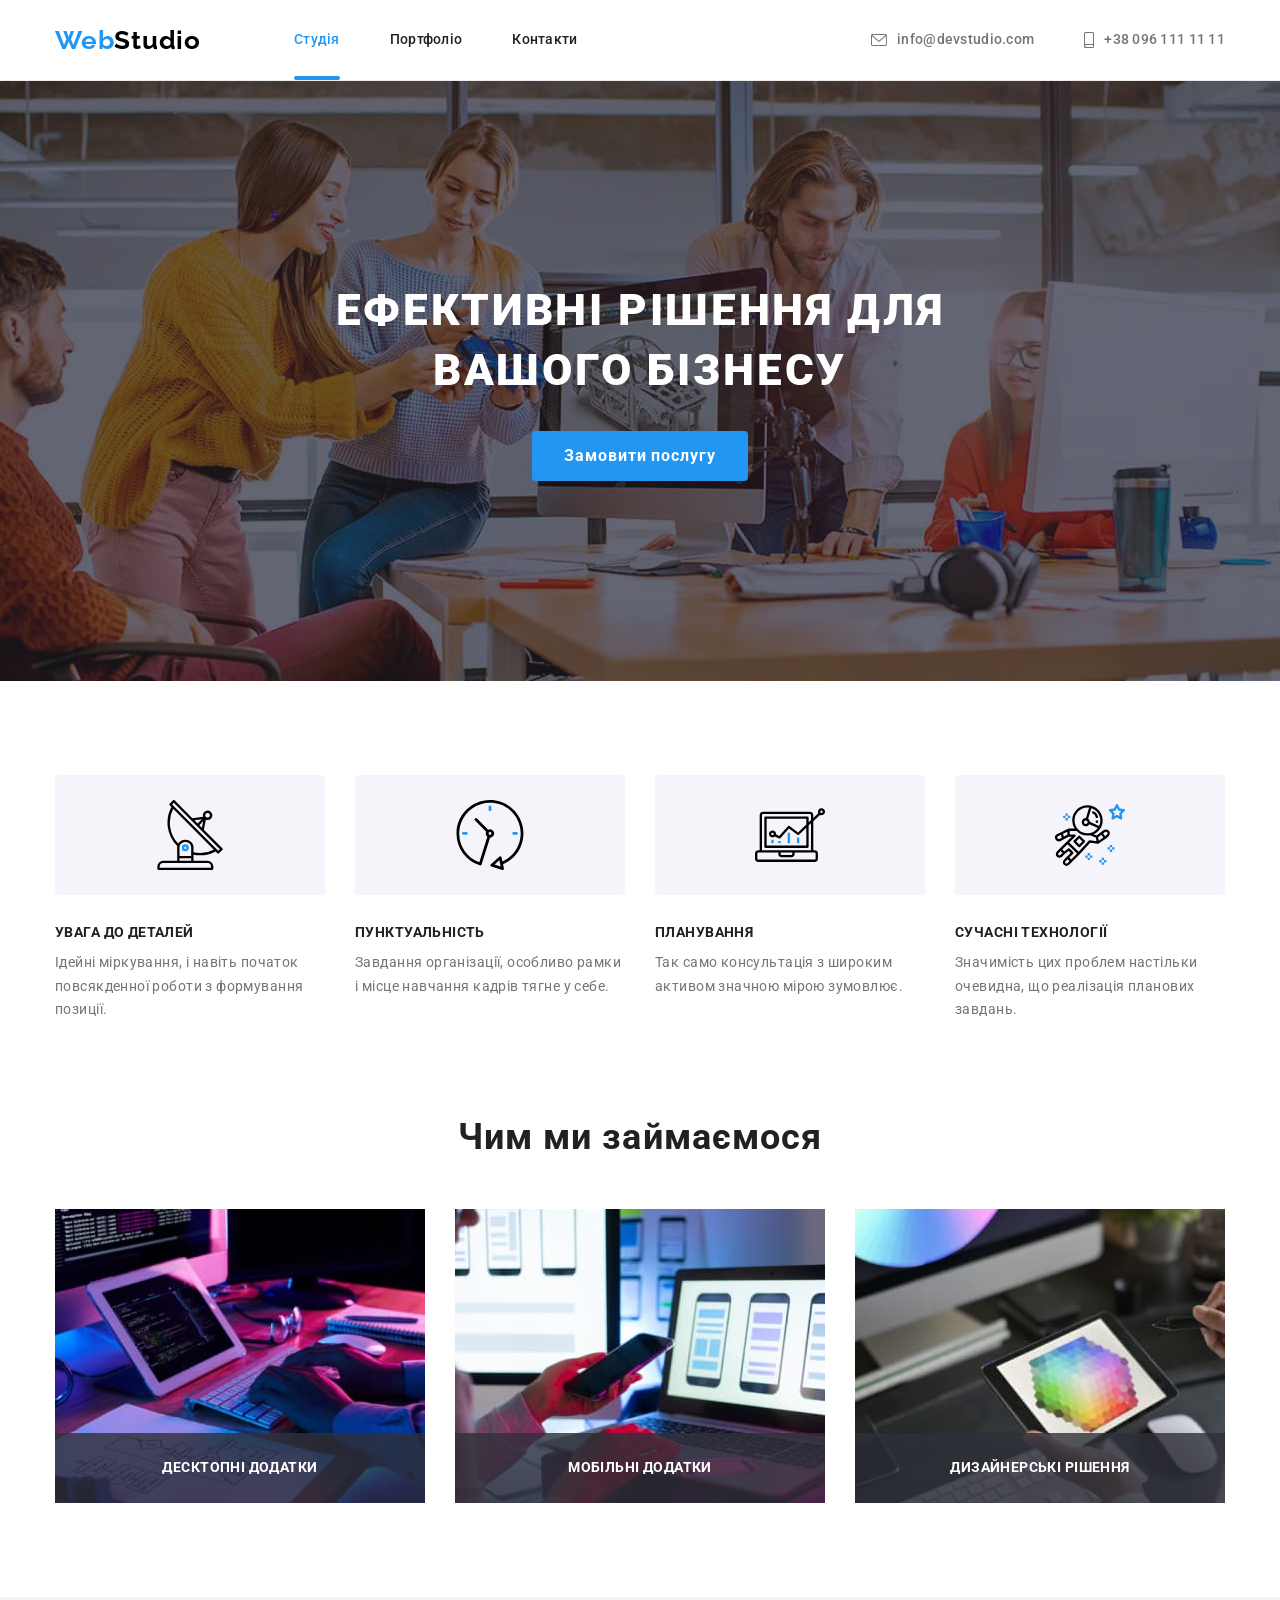
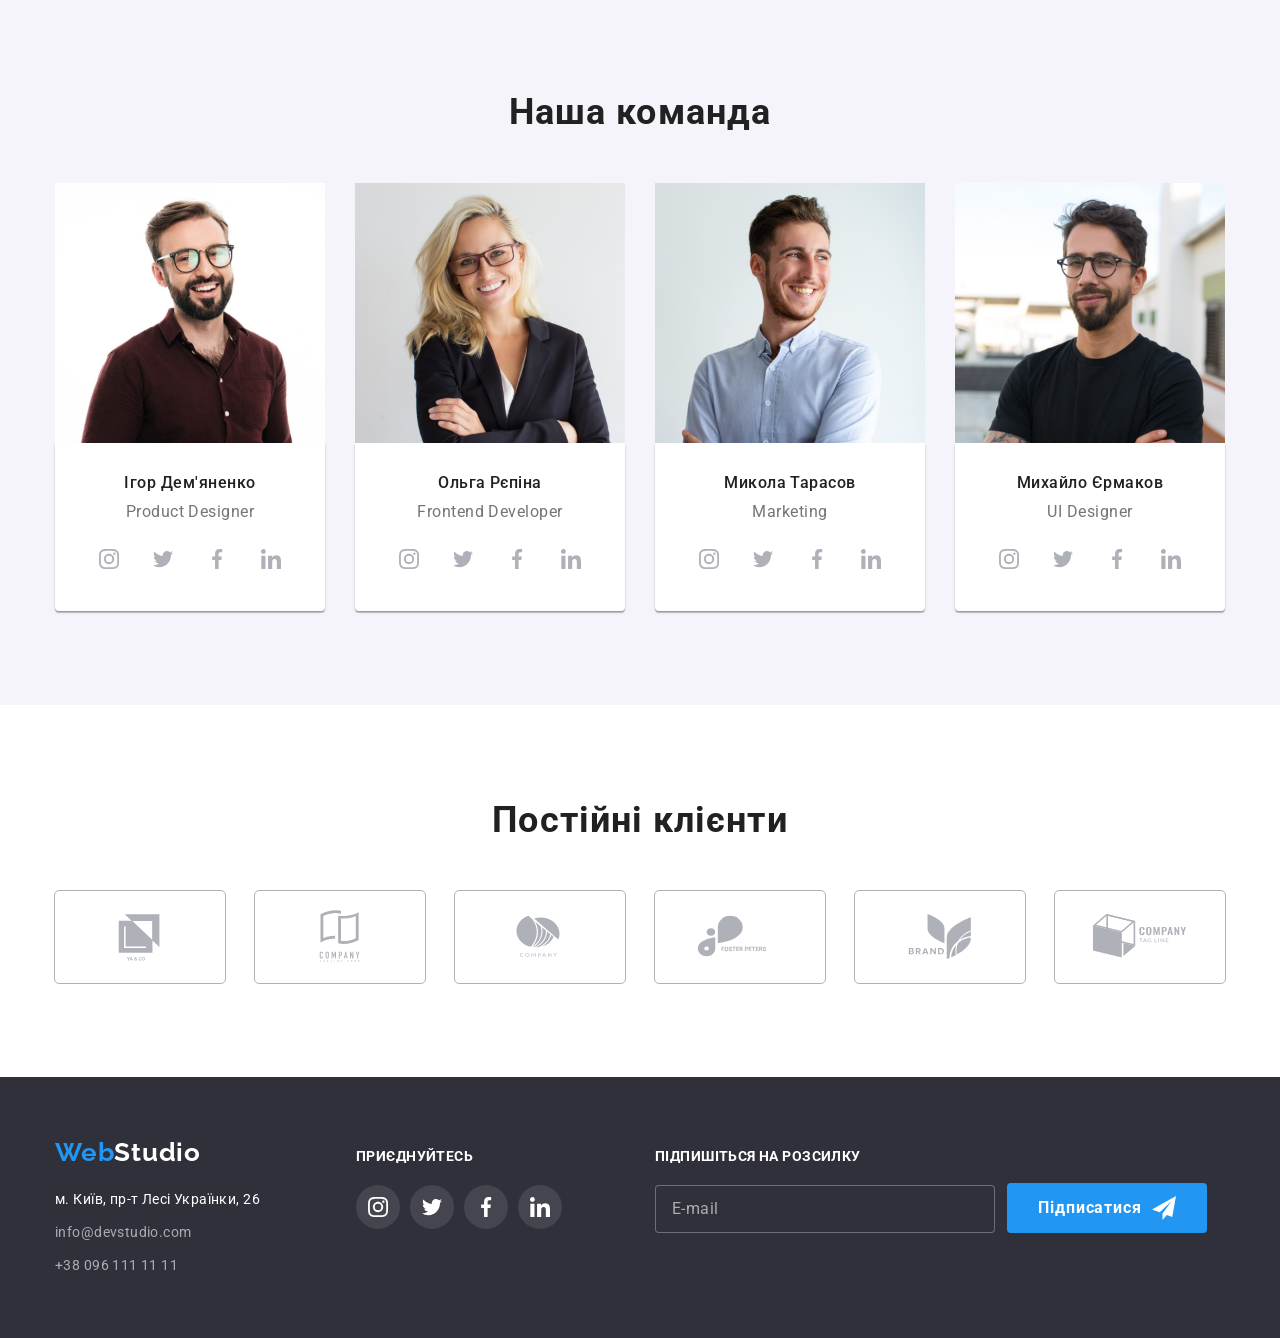
<file: index.html>
<!DOCTYPE html>
<html lang="uk">
  <head>
    <meta charset="UTF-8" />
    <meta http-equiv="X-UA-Compatible" content="IE=edge" />
    <meta name="viewport" content="width=device-width, initial-scale=1.0" />
    <title>Студія</title>
    <link rel="preconnect" href="https://fonts.googleapis.com" />
    <link rel="preconnect" href="https://fonts.gstatic.com" crossorigin />
    <link
      href="https://fonts.googleapis.com/css2?family=Raleway:wght@700&family=Roboto:wght@400;500;700;900&display=swap"
      rel="stylesheet"
    />
    <link
      rel="stylesheet"
      href="https://cdnjs.cloudflare.com/ajax/libs/modern-normalize/1.1.0/modern-normalize.css"
      integrity="sha512-Y0MM+V6ymRKN2zStTqzQ227DWhhp4Mzdo6gnlRnuaNCbc+YN/ZH0sBCLTM4M0oSy9c9VKiCvd4Jk44aCLrNS5Q=="
      crossorigin="anonymous"
      referrerpolicy="no-referrer"
    />
    <link rel="stylesheet" href="./css/styles.css" />
  </head>
  <body>
    <header class="header">
      <div class="container header-container">
        <nav class="site-nav">
          <a href="./index.html" class="logo header-logo"
            ><span class="logo-web">Web</span>Studio</a
          >
          <ul class="header-list">
            <li><a href="./index.html" class="link-nav current">Студія</a></li>
            <li><a href="./portfolio.html" class="link-nav">Портфоліо</a></li>
            <li><a href="#" class="link-nav">Контакти</a></li>
          </ul>
        </nav>
        <ul class="header-contacts">
          <li>
            <a href="mailto:info@devstudio.com" class="link-auth">
              <svg class="header-icon" width="16" height="12">
                <use href="./images/symbol-defs.svg#envelope"></use>
              </svg>
              info@devstudio.com</a
            >
          </li>
          <li>
            <a href="tel:+380961111111" class="link-auth">
              <svg class="header-icon" width="10" height="16">
                <use href="./images/symbol-defs.svg#smartphone"></use>
              </svg>
              +38 096 111 11 11</a
            >
          </li>
        </ul>
      </div>
    </header>
    <main>
      <section class="hero-section">
        <div class="container">
          <h1 class="hero-title">Ефективні рішення для вашого бізнесу</h1>
          <button type="button" data-modal-open>Замовити послугу</button>
        </div>
      </section>
      <section class="benefits-section section">
        <div class="container">
          <h2 class="visually-hidden">Наші переваги</h2>
          <ul class="benefits-list">
            <li>
              <div class="benefits-icon-background">
                <svg class="benefits-icon" width="70" height="70">
                  <use href="./images/symbol-defs.svg#antenna"></use>
                </svg>
              </div>
              <h3 class="benefits">увага до деталей</h3>
              <p class="benefits-text">
                Ідейні міркування, і навіть початок повсякденної роботи з
                формування позиції.
              </p>
            </li>
            <li>
              <div class="benefits-icon-background">
                <svg class="benefits-icon" width="70" height="70">
                  <use href="./images/symbol-defs.svg#clock"></use>
                </svg>
              </div>
              <h3 class="benefits">пунктуальність</h3>
              <p class="benefits-text">
                Завдання організації, особливо рамки і місце навчання кадрів
                тягне у себе.
              </p>
            </li>
            <li>
              <div class="benefits-icon-background">
                <svg class="benefits-icon" width="70" height="70">
                  <use href="./images/symbol-defs.svg#diagram"></use>
                </svg>
              </div>
              <h3 class="benefits">планування</h3>
              <p class="benefits-text">
                Так само консультація з широким активом значною мірою зумовлює.
              </p>
            </li>
            <li>
              <div class="benefits-icon-background">
                <svg class="benefits-icon" width="70" height="70">
                  <use href="./images/symbol-defs.svg#astronaut"></use>
                </svg>
              </div>
              <h3 class="benefits">сучасні технології</h3>
              <p class="benefits-text">
                Значимість цих проблем настільки очевидна, що реалізація
                планових завдань.
              </p>
            </li>
          </ul>
        </div>
      </section>
      <section class="service-section section">
        <div class="container">
          <h2 class="servise-title">Чим ми займаємося</h2>
          <ul class="service-list">
            <li>
              <div class="service">
                <img
                  src="./images/box1.jpg"
                  alt="десктопні додатки"
                  width="370"
                  height="294"
                />
                <p class="service-text">десктопні додатки</p>
              </div>
            </li>
            <li>
              <div class="service">
                <img
                  src="./images/box2.jpg"
                  alt="мобільні додатки"
                  width="370"
                  height="294"
                />
                <div class="service-text">
                  <p>мобільні додатки</p>
                </div>
              </div>
            </li>
            <li>
              <div class="service">
                <img
                  src="./images/box3.jpg"
                  alt="дизайнерські рішення"
                  width="370"
                  height="294"
                />
                <p class="service-text">дизайнерські рішення</p>
              </div>
            </li>
          </ul>
        </div>
      </section>
      <section class="team-section section">
        <div class="container">
          <h2 class="team-title">Наша команда</h2>
          <ul class="card-set">
            <li class="team-background card-set-item">
              <img
                src="./images/ihor.jpg"
                alt="Ігор Дем'яненко"
                width="270"
                height="260"
                class="team-photo"
              />
              <div class="team-wrapper">
                <h3 class="team">Ігор Дем'яненко</h3>
                <p class="team-profession">Product Designer</p>
                <ul class="socials">
                  <li>
                    <a
                      class="socials-link"
                      href="https://www.instagram.com/"
                      target="_blank"
                      rel="noopener noreferrer nofollow"
                      aria-label="іконка instagram"
                    >
                      <svg class="socials-icon" width="20" height="20">
                        <use href="./images/symbol-defs.svg#instagram"></use>
                      </svg>
                    </a>
                  </li>
                  <li>
                    <a
                      class="socials-link"
                      href="https://twitter.com/"
                      target="_blank"
                      rel="noopener noreferrer nofollow"
                      aria-label="іконка twitter"
                    >
                      <svg class="socials-icon" width="20" height="20">
                        <use href="./images/symbol-defs.svg#twitter"></use>
                      </svg>
                    </a>
                  </li>
                  <li>
                    <a
                      class="socials-link"
                      href="https://www.facebook.com/"
                      target="_blank"
                      rel="noopener noreferrer nofollow"
                      aria-label="іконка facebook"
                    >
                      <svg class="socials-icon" width="20" height="20">
                        <use href="./images/symbol-defs.svg#facebook"></use>
                      </svg>
                    </a>
                  </li>
                  <li>
                    <a
                      class="socials-link"
                      href="https://www.linkedin.com/"
                      target="_blank"
                      rel="noopener noreferrer nofollow"
                      aria-label="іконка linkedin"
                    >
                      <svg class="socials-icon" width="20" height="20">
                        <use href="./images/symbol-defs.svg#linkedin"></use>
                      </svg>
                    </a>
                  </li>
                </ul>
              </div>
            </li>
            <li class="team-background card-set-item">
              <img
                src="./images/olga.jpg"
                alt="Ольга Рєпіна"
                width="270"
                height="260"
                class="team-photo"
              />
              <div class="team-wrapper">
                <h3 class="team">Ольга Рєпіна</h3>
                <p class="team-profession">Frontend Developer</p>
                <ul class="socials">
                  <li>
                    <a
                      class="socials-link"
                      href="https://www.instagram.com/"
                      target="_blank"
                      rel="noopener noreferrer nofollow"
                      aria-label="іконка instagram"
                    >
                      <svg class="socials-icon" width="20" height="20">
                        <use href="./images/symbol-defs.svg#instagram"></use>
                      </svg>
                    </a>
                  </li>
                  <li>
                    <a
                      class="socials-link"
                      href="https://twitter.com/"
                      target="_blank"
                      rel="noopener noreferrer nofollow"
                      aria-label="іконка twitter"
                    >
                      <svg class="socials-icon" width="20" height="20">
                        <use href="./images/symbol-defs.svg#twitter"></use>
                      </svg>
                    </a>
                  </li>
                  <li>
                    <a
                      class="socials-link"
                      href="https://www.facebook.com/"
                      target="_blank"
                      rel="noopener noreferrer nofollow"
                      aria-label="іконка facebook"
                    >
                      <svg class="socials-icon" width="20" height="20">
                        <use href="./images/symbol-defs.svg#facebook"></use>
                      </svg>
                    </a>
                  </li>
                  <li>
                    <a
                      class="socials-link"
                      href="https://www.linkedin.com/"
                      target="_blank"
                      rel="noopener noreferrer nofollow"
                      aria-label="іконка linkedin"
                    >
                      <svg class="socials-icon" width="20" height="20">
                        <use href="./images/symbol-defs.svg#linkedin"></use>
                      </svg>
                    </a>
                  </li>
                </ul>
              </div>
            </li>
            <li class="team-background card-set-item">
              <img
                src="./images/mykola.jpg"
                alt="Микола Тарасов"
                width="270"
                height="260"
                class="team-photo"
              />
              <div class="team-wrapper">
                <h3 class="team">Микола Тарасов</h3>
                <p class="team-profession">Marketing</p>
                <ul class="socials">
                  <li>
                    <a
                      class="socials-link"
                      href="https://www.instagram.com/"
                      target="_blank"
                      rel="noopener noreferrer nofollow"
                      aria-label="іконка instagram"
                    >
                      <svg class="socials-icon" width="20" height="20">
                        <use href="./images/symbol-defs.svg#instagram"></use>
                      </svg>
                    </a>
                  </li>
                  <li>
                    <a
                      class="socials-link"
                      href="https://twitter.com/"
                      target="_blank"
                      rel="noopener noreferrer nofollow"
                      aria-label="іконка twitter"
                    >
                      <svg class="socials-icon" width="20" height="20">
                        <use href="./images/symbol-defs.svg#twitter"></use>
                      </svg>
                    </a>
                  </li>
                  <li>
                    <a
                      class="socials-link"
                      href="https://www.facebook.com/"
                      target="_blank"
                      rel="noopener noreferrer nofollow"
                      aria-label="іконка facebook"
                    >
                      <svg class="socials-icon" width="20" height="20">
                        <use href="./images/symbol-defs.svg#facebook"></use>
                      </svg>
                    </a>
                  </li>
                  <li>
                    <a
                      class="socials-link"
                      href="https://www.linkedin.com/"
                      target="_blank"
                      rel="noopener noreferrer nofollow"
                      aria-label="іконка linkedin"
                    >
                      <svg class="socials-icon" width="20" height="20">
                        <use href="./images/symbol-defs.svg#linkedin"></use>
                      </svg>
                    </a>
                  </li>
                </ul>
              </div>
            </li>
            <li class="team-background card-set-item">
              <img
                src="./images/myhailo.jpg"
                alt="Михайло Єрмаков"
                width="270"
                height="260"
                class="team-photo"
              />
              <div class="team-wrapper">
                <h3 class="team">Михайло Єрмаков</h3>
                <p class="team-profession">UI Designer</p>
                <ul class="socials">
                  <li>
                    <a
                      class="socials-link"
                      href="https://www.instagram.com/"
                      target="_blank"
                      rel="noopener noreferrer nofollow"
                      aria-label="іконка instagram"
                    >
                      <svg class="socials-icon" width="20" height="20">
                        <use href="./images/symbol-defs.svg#instagram"></use>
                      </svg>
                    </a>
                  </li>
                  <li>
                    <a
                      class="socials-link"
                      href="https://twitter.com/"
                      target="_blank"
                      rel="noopener noreferrer nofollow"
                      aria-label="іконка twitter"
                    >
                      <svg class="socials-icon" width="20" height="20">
                        <use href="./images/symbol-defs.svg#twitter"></use>
                      </svg>
                    </a>
                  </li>
                  <li>
                    <a
                      class="socials-link"
                      href="https://www.facebook.com/"
                      target="_blank"
                      rel="noopener noreferrer nofollow"
                      aria-label="іконка facebook"
                    >
                      <svg class="socials-icon" width="20" height="20">
                        <use href="./images/symbol-defs.svg#facebook"></use>
                      </svg>
                    </a>
                  </li>
                  <li>
                    <a
                      class="socials-link"
                      href="https://www.linkedin.com/"
                      target="_blank"
                      rel="noopener noreferrer nofollow"
                      aria-label="іконка linkedin"
                    >
                      <svg class="socials-icon" width="20" height="20">
                        <use href="./images/symbol-defs.svg#linkedin"></use>
                      </svg>
                    </a>
                  </li>
                </ul>
              </div>
            </li>
          </ul>
        </div>
      </section>
      <section class="clients-section section">
        <div class="container">
          <h2 class="clients-title">Постійні клієнти</h2>
          <ul class="clients">
            <li>
              <a
                class="clients-background"
                href="#"
                target="_blank"
                rel="noopener noreferrer nofollow"
                aria-label="Компанія один"
              >
                <svg class="clients-icon" width="106" height="60">
                  <use href="./images/symbol-defs.svg#logo_one"></use>
                </svg>
              </a>
            </li>
            <li>
              <a
                class="clients-background"
                href="#"
                target="_blank"
                rel="noopener noreferrer nofollow"
                aria-label="Компанія два"
              >
                <svg class="clients-icon" width="106" height="60">
                  <use href="./images/symbol-defs.svg#logo_two"></use>
                </svg>
              </a>
            </li>
            <li>
              <a
                class="clients-background"
                href="#"
                target="_blank"
                rel="noopener noreferrer nofollow"
                aria-label="Компанія три"
              >
                <svg class="clients-icon" width="106" height="60">
                  <use href="./images/symbol-defs.svg#logo_three"></use>
                </svg>
              </a>
            </li>
            <li>
              <a
                class="clients-background"
                href="#"
                target="_blank"
                rel="noopener noreferrer nofollow"
                aria-label="Компанія чотири"
              >
                <svg class="clients-icon" width="106" height="60">
                  <use href="./images/symbol-defs.svg#logo_four"></use>
                </svg>
              </a>
            </li>
            <li>
              <a
                class="clients-background"
                href="#"
                target="_blank"
                rel="noopener noreferrer nofollow"
                aria-label="Компанія п'ять"
              >
                <svg class="clients-icon" width="106" height="60">
                  <use href="./images/symbol-defs.svg#logo_five"></use>
                </svg>
              </a>
            </li>
            <li>
              <a
                class="clients-background"
                href="#"
                target="_blank"
                rel="noopener noreferrer nofollow"
                aria-label="Компанія шість"
              >
                <svg class="clients-icon" width="106" height="60">
                  <use href="./images/symbol-defs.svg#logo_six"></use>
                </svg>
              </a>
            </li>
          </ul>
        </div>
      </section>
    </main>
    <footer>
      <div class="container">
        <div class="footer-row">
          <div class="footer-links">
            <div>
              <a href="./index.html" class="logo footer-logo"
                ><span class="logo-web">Web</span
                ><span class="logo-studio">Studio</span></a
              >
              <address>
                <ul class="footer-list">
                  <li class="footer-item">
                    <a
                      href="https://goo.gl/maps/CPtrU1FHBa2aNyZL9"
                      target="_blank"
                      rel="noopener noreferrer nofollow"
                      class="map"
                      >м. Київ, пр-т Лесі Українки, 26</a
                    >
                  </li>
                  <li class="footer-item">
                    <a href="mailto:info@devstudio.com" class="communication"
                      >info@devstudio.com</a
                    >
                  </li>
                  <li class="footer-item">
                    <a href="tel:+380961111111" class="communication"
                      >+38 096 111 11 11</a
                    >
                  </li>
                </ul>
              </address>
            </div>
            <div>
              <h3 class="footer-block-title">приєднуйтесь</h3>
              <ul class="footer-socials">
                <li>
                  <a
                    class="footer-socials-link"
                    href="https://www.instagram.com/"
                    target="_blank"
                    rel="noopener noreferrer nofollow"
                    aria-label="іконка instagram"
                  >
                    <svg class="socials-icon" width="20" height="20">
                      <use href="./images/symbol-defs.svg#instagram"></use>
                    </svg>
                  </a>
                </li>
                <li>
                  <a
                    class="footer-socials-link"
                    href="https://twitter.com/"
                    target="_blank"
                    rel="noopener noreferrer nofollow"
                    aria-label="іконка twitter"
                  >
                    <svg class="socials-icon" width="20" height="20">
                      <use href="./images/symbol-defs.svg#twitter"></use>
                    </svg>
                  </a>
                </li>
                <li>
                  <a
                    class="footer-socials-link"
                    href="https://www.facebook.com/"
                    target="_blank"
                    rel="noopener noreferrer nofollow"
                    aria-label="іконка facebook"
                  >
                    <svg class="socials-icon" width="20" height="20">
                      <use href="./images/symbol-defs.svg#facebook"></use>
                    </svg>
                  </a>
                </li>
                <li>
                  <a
                    class="footer-socials-link"
                    href="https://www.linkedin.com/"
                    target="_blank"
                    rel="noopener noreferrer nofollow"
                    aria-label="іконка linkedin"
                  >
                    <svg class="socials-icon" width="20" height="20">
                      <use href="./images/symbol-defs.svg#linkedin"></use>
                    </svg>
                  </a>
                </li>
              </ul>
            </div>
          </div>
          <div>
            <form class="subscription">
              <div class="subscription-block">
                <p class="subscription-label footer-block-title">
                  підпишіться на розсилку
                </p>
                <input
                  type="email"
                  name="e-mail"
                  placeholder="E-mail"
                  class="subscription-input"
                  required
                />
              </div>
              <button type="submit" class="subscription-button">
                Підписатися
                <svg class="subscription-icon" width="24" height="24">
                  <use href="./images/symbol-defs.svg#icon-send"></use>
                </svg>
              </button>
            </form>
          </div>
        </div>
      </div>
    </footer>
    <div class="backdrop is-hidden" data-modal>
      <div class="modal">
        <button class="modal-button-close" data-modal-close>
          <svg class="modal-icon-close" width="11" height="11">
            <use href="./images/symbol-defs.svg#vector"></use>
          </svg>
        </button>
        <strong class="modal-title"
          >Залиште свої дані, ми вам передзвонимо</strong
        >
        <form>
          <div class="modal-group" role="group">
            <label for="user-name" class="modal-label">Ім'я</label>
            <div class="modal-elements">
              <input
                type="text"
                name="user-name"
                id="user-name"
                class="modal-input"
                required
              />
              <svg class="modal-icon" width="18" height="18">
                <use href="./images/symbol-defs.svg#person"></use>
              </svg>
            </div>
            <label for="user-phone" class="modal-label">Телефон</label>
            <div class="modal-elements">
              <input
                type="tel"
                name="user-phone"
                id="user-phone"
                class="modal-input"
                required
              />
              <svg class="modal-icon" width="18" height="18">
                <use href="./images/symbol-defs.svg#phone"></use>
              </svg>
            </div>
            <label for="user-mail" class="modal-label">Пошта</label>
            <div class="modal-elements">
              <input
                type="email"
                name="user-mail"
                id="user-mail"
                class="modal-input"
                required
              />
              <svg class="modal-icon" width="18" height="18">
                <use href="./images/symbol-defs.svg#email"></use>
              </svg>
            </div>
            <label for="comments" class="modal-label">Коментар</label>
            <div class="modal-elements">
              <textarea
                name="comments"
                id="comments"
                placeholder="Введіть текст"
                rows="5"
                class="modal-textarea"
              ></textarea>
            </div>
          </div>
          <div role="group" class="modal-checkbox">
            <input
              class="modal-checkbox-input"
              type="checkbox"
              id="user-agreement"
            />
            <label for="user-agreement" class="modal-checkbox-label"
              >Погоджуюся з розсилкою та приймаю
              <a href="#" class="modal-checkbox-link">Умови договору</a></label
            >
          </div>
        </form>

        <button type="submit" class="modal-button">Відправити</button>
      </div>
    </div>
    <script src="./js/modal.js"></script>
    <script></script>
  </body>
</html>
</file>
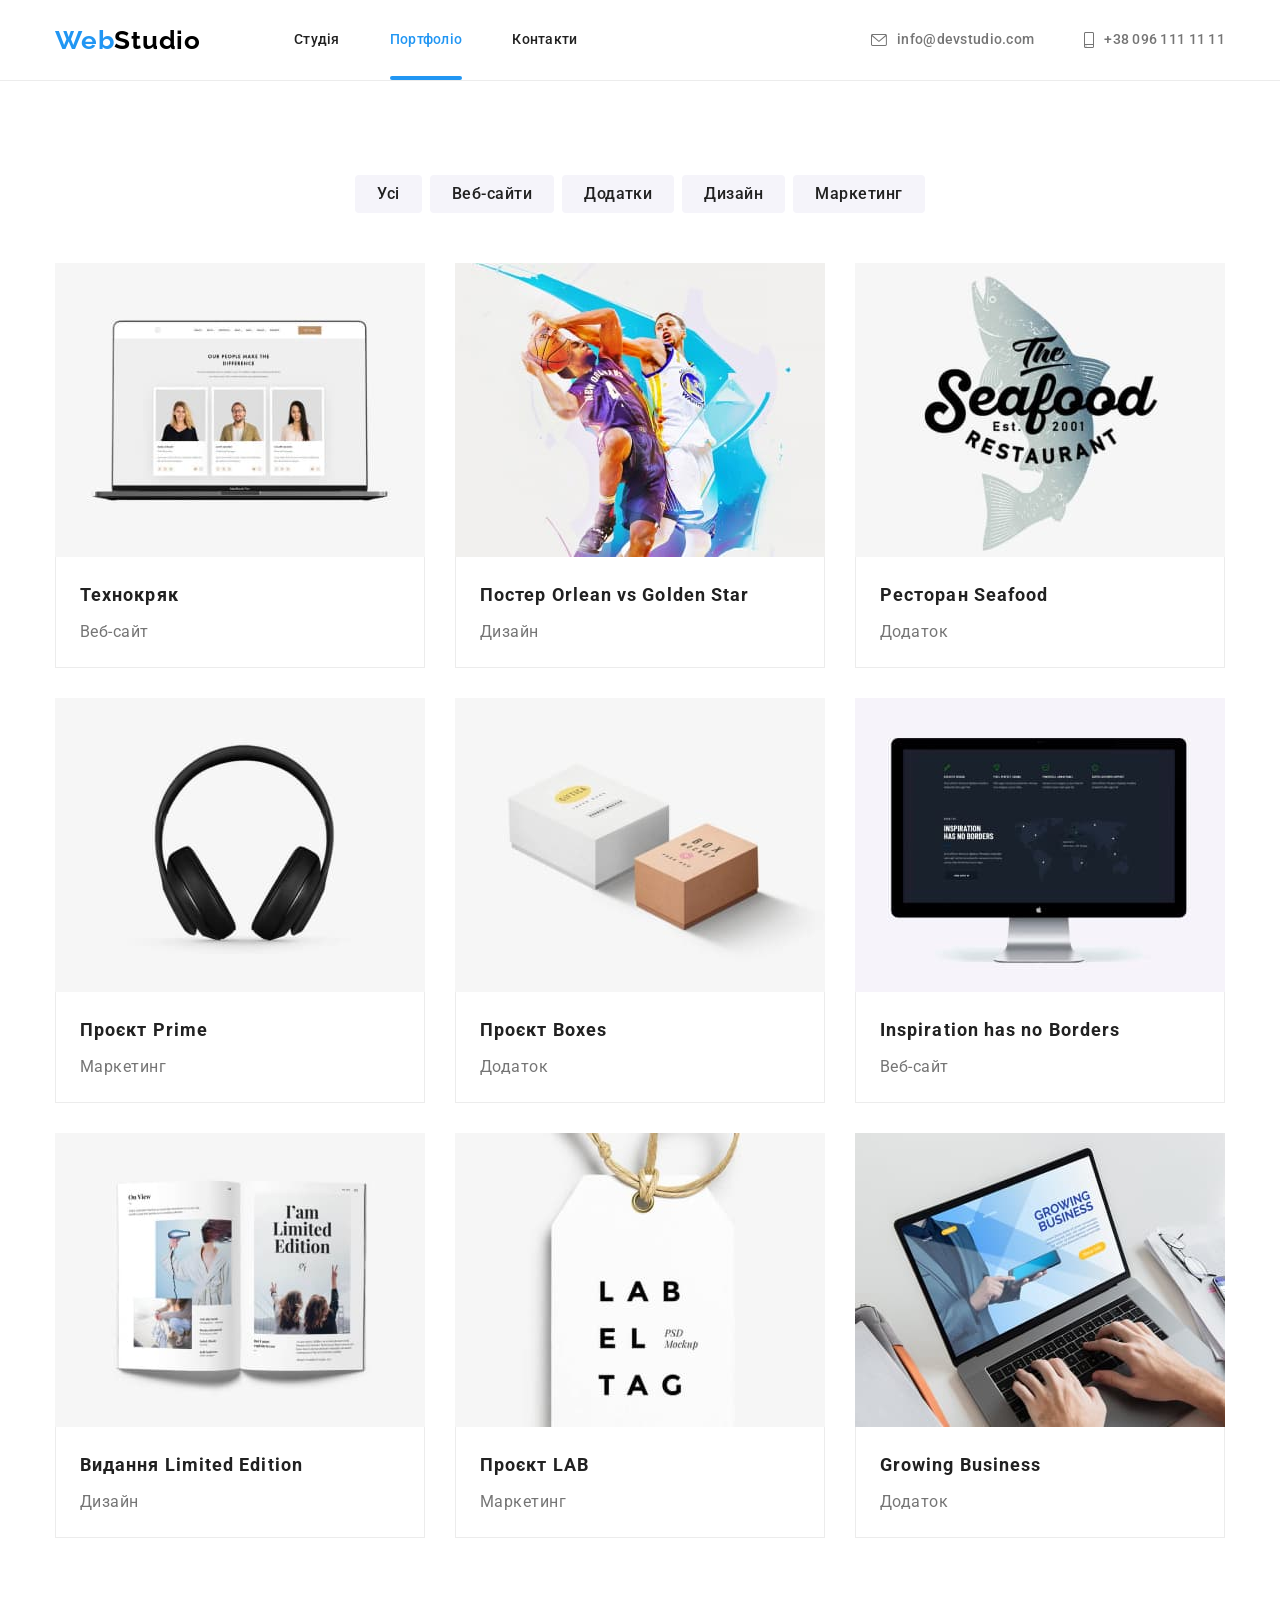
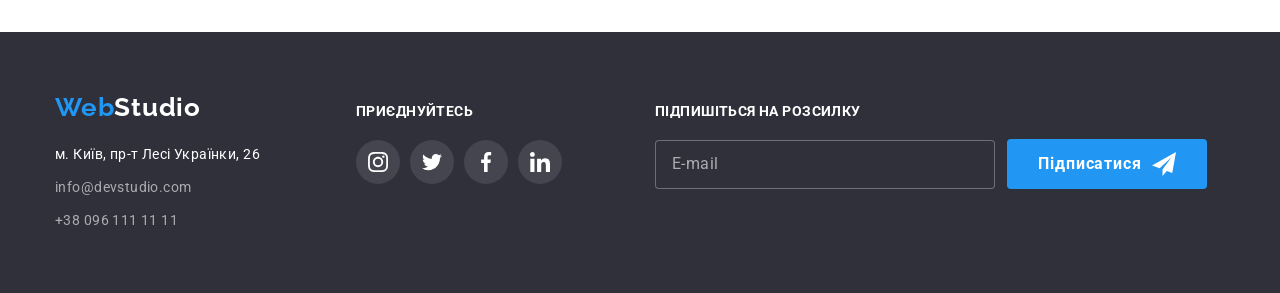
<file: portfolio.html>
<!DOCTYPE html>
<html lang="uk">
  <head>
    <meta charset="UTF-8" />
    <meta http-equiv="X-UA-Compatible" content="IE=edge" />
    <meta name="viewport" content="width=device-width, initial-scale=1.0" />
    <title>Студія</title>
    <link rel="preconnect" href="https://fonts.googleapis.com" />
    <link rel="preconnect" href="https://fonts.gstatic.com" crossorigin />
    <link
      href="https://fonts.googleapis.com/css2?family=Raleway:wght@700&family=Roboto:wght@400;500;700;900&display=swap"
      rel="stylesheet"
    />
    <link
      rel="stylesheet"
      href="https://cdnjs.cloudflare.com/ajax/libs/modern-normalize/1.1.0/modern-normalize.css"
      integrity="sha512-Y0MM+V6ymRKN2zStTqzQ227DWhhp4Mzdo6gnlRnuaNCbc+YN/ZH0sBCLTM4M0oSy9c9VKiCvd4Jk44aCLrNS5Q=="
      crossorigin="anonymous"
      referrerpolicy="no-referrer"
    />
    <link rel="stylesheet" href="./css/styles.css" />
  </head>
  <body>
    <header class="header">
      <div class="container header-container">
        <nav class="site-nav">
          <a href="./index.html" class="logo header-logo"
            ><span class="logo-web">Web</span>Studio</a
          >
          <ul class="header-list">
            <li><a href="./index.html" class="link-nav">Студія</a></li>
            <li>
              <a href="./portfolio.html" class="link-nav current">Портфоліо</a>
            </li>
            <li><a href="#" class="link-nav">Контакти</a></li>
          </ul>
        </nav>
        <ul class="header-contacts">
          <li>
            <a href="mailto:info@devstudio.com" class="link-auth">
              <svg class="header-icon" width="16" height="12">
                <use href="./images/symbol-defs.svg#envelope"></use>
              </svg>
              info@devstudio.com</a
            >
          </li>
          <li>
            <a href="tel:+380961111111" class="link-auth">
              <svg class="header-icon" width="10" height="16">
                <use href="./images/symbol-defs.svg#smartphone"></use>
              </svg>
              +38 096 111 11 11</a
            >
          </li>
        </ul>
      </div>
    </header>
    <main>
      <section class="portfolio-section section">
        <div class="container">
          <ul class="portfolio-button">
            <li><button type="button" class="sort-button">Усі</button></li>
            <li>
              <button type="button" class="sort-button">Веб-сайти</button>
            </li>
            <li><button type="button" class="sort-button">Додатки</button></li>
            <li><button type="button" class="sort-button">Дизайн</button></li>
            <li>
              <button type="button" class="sort-button">Маркетинг</button>
            </li>
          </ul>
          <ul class="portfolio-list card-set">
            <li class="portfolio-background card-set-item">
              <a href="#" class="portfolio">
                <div class="portfolio-thumb">
                  <img
                    src="./images/tehnokrack.jpg"
                    alt="Технокряк"
                    class="portfolio-photo"
                  />
                  <div class="overlay">
                    <p class="overlay-text">
                      Ресурс пропонує комплексні пропозиції з різним рівнем
                      функціоналу та сервісів. Все це дозволить відвідувачу
                      отримати вичерпні відомості про компанію чи приватну
                      особу.
                    </p>
                  </div>
                </div>
                <div class="portfolio-wrapper">
                  <h2 class="portfolio-title">Технокряк</h2>
                  <p class="portfolio-type">Веб-сайт</p>
                </div>
              </a>
            </li>
            <li class="portfolio-background card-set-item">
              <a href="#" class="portfolio">
                <div class="portfolio-thumb">
                  <img
                    src="./images/new_orlean_vs_golden_star.jpg"
                    alt="Постер New Orlean vs Golden Star"
                    class="portfolio-photo"
                  />
                  <div class="overlay">
                    <p class="overlay-text">
                      Lorem ipsum dolor sit, amet consectetur adipisicing elit.
                      Nemo provident maiores asperiores ad alias vel ipsa autem
                      veritatis officiis, tenetur voluptatem, mollitia sed
                      temporibus magnam possimus inventore dolor quam at?
                    </p>
                  </div>
                </div>
                <div class="portfolio-wrapper">
                  <h2 class="portfolio-title">
                    Постер<span lang="en"> Orlean vs Golden Star</span>
                  </h2>
                  <p class="portfolio-type">Дизайн</p>
                </div>
              </a>
            </li>
            <li class="portfolio-background card-set-item">
              <a href="#" class="portfolio">
                <div class="portfolio-thumb">
                  <img
                    src="./images/seafood.jpg"
                    alt="Ресторан Seafood"
                    class="portfolio-photo"
                  />
                  <div class="overlay">
                    <p class="overlay-text">
                      Lorem ipsum dolor sit, amet consectetur adipisicing elit.
                      Nemo provident maiores asperiores ad alias vel ipsa autem
                      veritatis officiis, tenetur voluptatem, mollitia sed
                      temporibus magnam possimus inventore dolor quam at?
                    </p>
                  </div>
                </div>
                <div class="portfolio-wrapper">
                  <h2 class="portfolio-title">
                    Ресторан<span lang="en"> Seafood</span>
                  </h2>
                  <p class="portfolio-type">Додаток</p>
                </div>
              </a>
            </li>
            <li class="portfolio-background card-set-item">
              <a href="#" class="portfolio">
                <div class="portfolio-thumb">
                  <img
                    src="./images/prime.jpg"
                    alt="Проєкт Prime"
                    class="portfolio-photo"
                  />
                  <div class="overlay">
                    <p class="overlay-text">
                      Lorem ipsum dolor sit, amet consectetur adipisicing elit.
                      Nemo provident maiores asperiores ad alias vel ipsa autem
                      veritatis officiis, tenetur voluptatem, mollitia sed
                      temporibus magnam possimus inventore dolor quam at?
                    </p>
                  </div>
                </div>
                <div class="portfolio-wrapper">
                  <h2 class="portfolio-title">
                    Проєкт<span lang="en"> Prime</span>
                  </h2>
                  <p class="portfolio-type">Маркетинг</p>
                </div>
              </a>
            </li>
            <li class="portfolio-background card-set-item">
              <a href="#" class="portfolio">
                <div class="portfolio-thumb">
                  <img
                    src="./images/boxes.jpg"
                    alt="Проєкт Boxes"
                    class="portfolio-photo"
                  />
                  <div class="overlay">
                    <p class="overlay-text">
                      Lorem ipsum dolor sit, amet consectetur adipisicing elit.
                      Nemo provident maiores asperiores ad alias vel ipsa autem
                      veritatis officiis, tenetur voluptatem, mollitia sed
                      temporibus magnam possimus inventore dolor quam at?
                    </p>
                  </div>
                </div>
                <div class="portfolio-wrapper">
                  <h2 class="portfolio-title">
                    Проєкт<span lang="en"> Boxes</span>
                  </h2>
                  <p class="portfolio-type">Додаток</p>
                </div>
              </a>
            </li>
            <li class="portfolio-background">
              <a href="#" class="portfolio">
                <div class="portfolio-thumb">
                  <img
                    src="./images/inspiration_has_no_borders.jpg"
                    alt="Видання Limited
                    Edition"
                    class="portfolio-photo"
                  />
                  <div class="overlay">
                    <p class="overlay-text">
                      Lorem ipsum dolor sit, amet consectetur adipisicing elit.
                      Nemo provident maiores asperiores ad alias vel ipsa autem
                      veritatis officiis, tenetur voluptatem, mollitia sed
                      temporibus magnam possimus inventore dolor quam at?
                    </p>
                  </div>
                </div>
                <div class="portfolio-wrapper">
                  <h2 class="portfolio-title" lang="en">
                    Inspiration has no Borders
                  </h2>
                  <p class="portfolio-type">Веб-сайт</p>
                </div>
              </a>
            </li>
            <li class="portfolio-background">
              <a href="#" class="portfolio">
                <div class="portfolio-thumb">
                  <img
                    src="./images/limited_edition.jpg"
                    alt="Видання Limited
                    Edition"
                    class="portfolio-photo"
                  />
                  <div class="overlay">
                    <p class="overlay-text">
                      Lorem ipsum dolor sit, amet consectetur adipisicing elit.
                      Nemo provident maiores asperiores ad alias vel ipsa autem
                      veritatis officiis, tenetur voluptatem, mollitia sed
                      temporibus magnam possimus inventore dolor quam at?
                    </p>
                  </div>
                </div>
                <div class="portfolio-wrapper">
                  <h2 class="portfolio-title">
                    Видання<span lang="en"> Limited Edition</span>
                  </h2>
                  <p class="portfolio-type">Дизайн</p>
                </div>
              </a>
            </li>
            <li class="portfolio-background card-set-item">
              <a href="#" class="portfolio">
                <div class="portfolio-thumb">
                  <img
                    src="./images/lab.jpg"
                    alt="Проєкт LAB"
                    class="portfolio-photo"
                  />
                  <div class="overlay">
                    <p class="overlay-text">
                      Lorem ipsum dolor sit, amet consectetur adipisicing elit.
                      Nemo provident maiores asperiores ad alias vel ipsa autem
                      veritatis officiis, tenetur voluptatem, mollitia sed
                      temporibus magnam possimus inventore dolor quam at?
                    </p>
                  </div>
                </div>
                <div class="portfolio-wrapper">
                  <h2 class="portfolio-title">Проєкт <span>LAB</span></h2>
                  <p class="portfolio-type">Маркетинг</p>
                </div>
              </a>
            </li>
            <li class="portfolio-background card-set-item">
              <a href="#" class="portfolio">
                <div class="portfolio-thumb">
                  <img
                    src="./images/growing_business.jpg"
                    alt="Growing Business"
                    class="portfolio-photo"
                  />
                  <div class="overlay">
                    <p class="overlay-text">
                      Lorem ipsum dolor sit, amet consectetur adipisicing elit.
                      Nemo provident maiores asperiores ad alias vel ipsa autem
                      veritatis officiis, tenetur voluptatem, mollitia sed
                      temporibus magnam possimus inventore dolor quam at?
                    </p>
                  </div>
                </div>
                <div class="portfolio-wrapper">
                  <h2 lang="en" class="portfolio-title">Growing Business</h2>
                  <p class="portfolio-type">Додаток</p>
                </div>
              </a>
            </li>
          </ul>
        </div>
      </section>
    </main>
    <footer>
      <div class="container">
        <div class="footer-row">
          <div class="footer-links">
            <div>
              <a href="./index.html" class="logo footer-logo"
                ><span class="logo-web">Web</span
                ><span class="logo-studio">Studio</span></a
              >
              <address>
                <ul class="footer-list">
                  <li class="footer-item">
                    <a
                      href="https://goo.gl/maps/CPtrU1FHBa2aNyZL9"
                      target="_blank"
                      rel="noopener noreferrer nofollow"
                      class="map"
                      >м. Київ, пр-т Лесі Українки, 26</a
                    >
                  </li>
                  <li class="footer-item">
                    <a href="mailto:info@devstudio.com" class="communication"
                      >info@devstudio.com</a
                    >
                  </li>
                  <li class="footer-item">
                    <a href="tel:+380961111111" class="communication"
                      >+38 096 111 11 11</a
                    >
                  </li>
                </ul>
              </address>
            </div>
            <div>
              <h3 class="footer-block-title">приєднуйтесь</h3>
              <ul class="footer-socials">
                <li>
                  <a
                    class="footer-socials-link"
                    href="https://www.instagram.com/"
                    target="_blank"
                    rel="noopener noreferrer nofollow"
                    aria-label="іконка instagram"
                  >
                    <svg class="socials-icon" width="20" height="20">
                      <use href="./images/symbol-defs.svg#instagram"></use>
                    </svg>
                  </a>
                </li>
                <li>
                  <a
                    class="footer-socials-link"
                    href="https://twitter.com/"
                    target="_blank"
                    rel="noopener noreferrer nofollow"
                    aria-label="іконка twitter"
                  >
                    <svg class="socials-icon" width="20" height="20">
                      <use href="./images/symbol-defs.svg#twitter"></use>
                    </svg>
                  </a>
                </li>
                <li>
                  <a
                    class="footer-socials-link"
                    href="https://www.facebook.com/"
                    target="_blank"
                    rel="noopener noreferrer nofollow"
                    aria-label="іконка facebook"
                  >
                    <svg class="socials-icon" width="20" height="20">
                      <use href="./images/symbol-defs.svg#facebook"></use>
                    </svg>
                  </a>
                </li>
                <li>
                  <a
                    class="footer-socials-link"
                    href="https://www.linkedin.com/"
                    target="_blank"
                    rel="noopener noreferrer nofollow"
                    aria-label="іконка linkedin"
                  >
                    <svg class="socials-icon" width="20" height="20">
                      <use href="./images/symbol-defs.svg#linkedin"></use>
                    </svg>
                  </a>
                </li>
              </ul>
            </div>
          </div>
          <div>
            <form class="subscription">
              <div class="subscription-block">
                <label
                  for="e-mail"
                  class="subscription-label footer-block-title"
                  >підпишіться на розсилку</label
                >
                <input
                  type="email"
                  name="e-mail"
                  id="e-mail"
                  placeholder="E-mail"
                  class="subscription-input"
                />
              </div>
              <button type="submit" class="subscription-button">
                Підписатися
                <svg class="subscription-icon" width="24" height="24">
                  <use href="./images/symbol-defs.svg#icon-send"></use>
                </svg>
              </button>
            </form>
          </div>
        </div>
      </div>
    </footer>
  </body>
</html>
</file>
<file: css/styles.css>
:root {
  --color-link: #2196f3;
  --color-title: #212121;
  --color-text: #757575;
  --indent: 30px;
  --items: 4;
  --time-change: 250ms;
  --cubic-bezier: cubic-bezier(0.4, 0, 0.2, 1);
}
h1,
h2,
h3,
h4,
h5,
h6,
p {
  margin: 0;
}
ul {
  margin: 0;
  padding: 0;
  list-style: none;
}
img {
  display: block;
}

body {
  font-family: "roboto", sans-serif;
  background-color: #ffffff;
}
.container {
  width: 1200px;
  padding-right: 15px;
  padding-left: 15px;
  margin-right: auto;
  margin-left: auto;
}
.card-set {
  display: flex;
  flex-wrap: wrap;
  gap: var(--indent);
}
.card-set-item {
  flex-basis: calc(
    (100% - var(--indent) * (var(--items) - 1)) / (var(--items))
  );
}
.header {
  border-bottom: 1px solid #ececec;
}
.header-container {
  display: flex;
  align-items: center;
}
.site-nav {
  margin-right: auto;
  display: flex;
  align-items: center;
}
.header-logo {
  margin-right: 93px;
}
.logo {
  text-decoration: none;
  font-family: "raleway", sans-serif;
  font-weight: 700;
  font-size: 26px;
  line-height: 1.19;
  letter-spacing: 0.03em;
  color: #000000;
}
.logo-web {
  color: var(--color-link);
}
.header-list {
  display: flex;
  margin-left: auto;
  gap: 50px;
}
.link-nav {
  display: block;
  text-decoration: none;
  font-weight: 500;
  font-size: 14px;
  line-height: 1.14;
  letter-spacing: 0.02em;
  color: var(--color-title);
  padding-top: 32px;
  padding-bottom: 32px;
  position: relative;
  transition-property: color;
  transition-duration: 250ms;
  transition-timing-function: var(--cubic-bezier);
}
.link-nav:hover {
  color: var(--color-link);
}
.link-nav:focus {
  color: var(--color-link);
}
.current {
  color: var(--color-link);
}
.current::after {
  position: absolute;
  left: 0;
  bottom: 0;
  content: "";
  display: block;
  width: 100%;
  height: 4px;
  border-radius: 2px;
  background-color: var(--color-link);
}
.header-contacts {
  display: flex;
  gap: 50px;
}
.link-auth {
  display: flex;
  text-decoration: none;
  font-weight: 500;
  font-size: 14px;
  line-height: 1.14;
  letter-spacing: 0.02em;
  color: #757575;
  padding-top: 32px;
  padding-bottom: 32px;
  gap: 10px;
  align-items: center;
  transition-property: color;
  transition-duration: var(--time-change);
  transition-timing-function: var(--cubic-bezier);
}
.link-auth:hover {
  color: var(--color-link);
}
.link-auth:focus {
  color: var(--color-link);
}
.header-icon {
  fill: currentColor;
}
.hero-section {
  background-color: #2f303a;
  padding-top: 200px;
  padding-bottom: 200px;
  background-image: linear-gradient(
      to right,
      rgba(47, 48, 58, 0.4),
      rgba(47, 48, 58, 0.4)
    ),
    url(../images/hero_img.jpg);
  background-repeat: no-repeat;
  background-position: center;
}
.hero-title {
  color: #ffffff;
  font-weight: 900;
  font-size: 44px;
  line-height: 1.36;
  letter-spacing: 0.06em;
  text-transform: uppercase;
  width: 696px;
  text-align: center;
  margin: auto;
  margin-bottom: 30px;
}
.hero-section button {
  display: inline-block;
  padding: 10px 32px;
  min-width: 152px;
  font-family: inherit;
  color: #ffffff;
  font-weight: 700;
  font-size: 16px;
  line-height: 1.875;
  display: flex;
  align-items: center;
  text-align: center;
  letter-spacing: 0.06em;
  background-color: var(--color-link);
  cursor: pointer;
  border: 0;
  border-radius: 4px;
  margin: auto;
  transition-property: background-color;
  transition-duration: var(--time-change);
  transition-timing-function: var(--cubic-bezier);
}
.hero-section button:hover {
  background-color: #188ce8;
}
.hero-section button:active {
  background-color: #188ce8;
}
.section {
  padding-top: 94px;
  padding-bottom: 94px;
}
.benefits-list {
  display: flex;
  gap: var(--indent);
}
.benefits-icon-background {
  display: flex;
  justify-content: center;
  align-items: center;
  width: 270px;
  height: 120px;
  background-color: #f5f4fa;
  margin-bottom: 30px;
  border-radius: 4px;
}
.visually-hidden {
  position: absolute;
  white-space: nowrap;
  width: 1px;
  height: 1px;
  overflow: hidden;
  border: 0;
  padding: 0;
  clip: rect(0 0 0 0);
  clip-path: inset(50%);
  margin: -1px;
}
.benefits {
  font-weight: 700;
  font-size: 14px;
  line-height: 1.14;
  letter-spacing: 0.03em;
  text-transform: uppercase;
  color: var(--color-title);
  margin-bottom: 10px;
}

.benefits-text {
  font-size: 14px;
  line-height: 1.71;
  letter-spacing: 0.03em;
  color: var(--color-text);
  width: 270px;
}
.service-section {
  padding-top: 0;
}
.servise-title {
  font-weight: 700;
  font-size: 36px;
  line-height: 1.17;
  letter-spacing: 0.03em;
  color: var(--color-title);
  margin-bottom: 50px;
  text-align: center;
}
.service-list {
  display: flex;
  gap: var(--indent);
}
.service {
  position: relative;
}
.service-text {
  position: absolute;
  bottom: 0;
  width: 100%;
  height: 70px;
  font-weight: 700;
  font-size: 14px;
  line-height: 1.14;
  letter-spacing: 0.03em;
  text-transform: uppercase;
  display: flex;
  align-items: center;
  justify-content: center;
  color: #ffffff;
  background-color: rgba(47, 48, 58, 0.8);
}
.team-section {
  background-color: #f5f4fa;
}
.team-title {
  font-weight: 700;
  font-size: 36px;
  line-height: 1.17;
  letter-spacing: 0.03em;
  color: var(--color-title);
  margin-bottom: 50px;
  text-align: center;
}

.team-wrapper {
  padding-top: 30px;
  padding-bottom: 30px;
  box-shadow: 0px 1px 3px rgba(0, 0, 0, 0.12), 0px 1px 1px rgba(0, 0, 0, 0.14),
    0px 2px 1px rgba(0, 0, 0, 0.2);
  border-radius: 0px 0px 4px 4px;
}
.team {
  font-weight: 500;
  font-size: 16px;
  line-height: 1.19;
  letter-spacing: 0.03em;
  color: var(--color-title);
  margin-bottom: 10px;
  text-align: center;
}
.team-profession {
  font-size: 16px;
  line-height: 1.19;
  letter-spacing: 0.03em;
  color: var(--color-text);
  text-align: center;
  margin-bottom: 16px;
}
.socials {
  display: flex;
  align-items: center;
  justify-content: center;
  gap: 10px;
}
.socials-link {
  display: flex;
  justify-content: center;
  align-items: center;
  width: 44px;
  height: 44px;
  border-radius: 50%;
  background-color: #ffffff;
  color: #afb1b8;
  transition-property: background-color color;
  transition-duration: var(--time-change);
  transition-timing-function: var(--cubic-bezier);
}
.socials-link:hover,
.socials-link:focus {
  background-color: var(--color-link);
  color: #ffffff;
}
.socials-icon {
  fill: currentColor;
}

.team-background {
  background-color: #ffffff;
}
.clients-title {
  font-weight: 700;
  font-size: 36px;
  line-height: 1.17;
  letter-spacing: 0.03em;
  color: var(--color-title);
  margin-bottom: 50px;
  text-align: center;
}
.clients {
  display: flex;
  align-items: center;
  justify-content: center;
  gap: 30px;
}
.clients-background {
  display: flex;
  align-items: center;
  justify-content: center;
  width: 170px;
  height: 92px;
  outline: 1px Solid #afb1b8;
  border-radius: 4px;
  color: #afb1b8;
  transition-property: outline color;
  transition-duration: var(--time-change);
  transition-timing-function: var(--cubic-bezier);
}
.clients-background:hover,
.clients-background:focus {
  color: var(--color-link);
  outline: 1px Solid var(--color-link);
}
.clients-icon {
  fill: currentColor;
}
footer {
  background-color: #2f303a;
  padding-top: 60px;
  padding-bottom: 60px;
}
.footer-row {
  display: flex;
  align-items: baseline;
  gap: 93px;
}
.footer-logo {
  display: block;
  margin-bottom: 20px;
}
.logo-studio {
  color: #ffffff;
}
.footer-item:not(:last-child) {
  margin-bottom: 9px;
}
.footer-links {
  display: flex;
  align-items: baseline;
  gap: 70px;
}
address {
  min-width: 231px;
}
.map {
  text-decoration: none;
  font-style: normal;
  font-size: 14px;
  line-height: 1.71;
  letter-spacing: 0.03em;
  color: #ffffff;
  transition-property: color;
  transition-duration: var(--time-change);
  transition-timing-function: var(--cubic-bezier);
}
.map:hover {
  color: var(--color-link);
}
.map:focus {
  color: var(--color-link);
}
.communication {
  text-decoration: none;
  font-style: normal;
  font-size: 14px;
  line-height: 1.71;
  letter-spacing: 0.03em;
  color: rgba(255, 255, 255, 0.6);
  transition-property: color;
  transition-duration: var(--time-change);
  transition-timing-function: var(--cubic-bezier);
}
.communication:hover {
  color: var(--color-link);
}
.communication:focus {
  color: var(--color-link);
}
.footer-socials {
  display: flex;
  align-items: center;
  justify-content: center;
  gap: 10px;
}
.footer-socials-link {
  display: flex;
  justify-content: center;
  align-items: center;
  width: 44px;
  height: 44px;
  border-radius: 50%;
  background-color: rgba(255, 255, 255, 0.1);
  color: #ffffff;
  transition-property: background-color;
  transition-duration: var(--time-change);
  transition-timing-function: var(--cubic-bezier);
}
.footer-socials-link:hover,
.footer-socials-link:focus {
  background-color: var(--color-link);
}
.footer-block-title {
  font-weight: 700;
  font-size: 14px;
  text-transform: uppercase;
  line-height: 1.14;
  letter-spacing: 0.03em;
  color: #ffffff;
  margin-bottom: 20px;
}
.subscription {
  display: flex;
  align-items: flex-end;
  gap: 12px;
}
.subscription-block {
  display: flex;
  flex-direction: column;
}
.subscription-input {
  padding-left: 16px;
  padding-top: 14px;
  padding-bottom: 14px;
  padding-right: 0;
  border: solid 1px;
  border-radius: 4px;
  color: rgba(255, 255, 255, 0.3);
  background-color: #2f303a;
  width: 340px;
}
.subscription-input::placeholder {
  font-size: 16px;
  line-height: 1.25;
  letter-spacing: 0.03em;
  color: rgba(255, 255, 255, 0.6);
}
.subscription-button {
  display: flex;
  font-family: inherit;
  align-items: center;
  justify-content: center;
  gap: 10px;
  margin: 0;
  padding: 0;
  background-color: var(--color-link);
  cursor: pointer;
  border: 0;
  border-radius: 4px;
  width: 200px;
  height: 50px;
  font-weight: 700;
  font-size: 16px;
  line-height: 1.875;
  letter-spacing: 0.06em;
  color: #ffffff;
  transition-property: background-color;
  transition-duration: var(--time-change);
  transition-timing-function: var(--cubic-bezier);
}
.subscription-button:hover {
  background-color: #188ce8;
}
.subscription-button:active {
  background-color: #188ce8;
}

.subscription-icon {
  fill: #ffffff;
}
.backdrop {
  position: fixed;
  top: 0;
  left: 0;
  width: 100%;
  height: 100%;
  background-color: rgba(0, 0, 0, 0.2);
  transition-duration: var(--time-change);
  transition-timing-function: var(--cubic-bezier);
}
.backdrop.is-hidden {
  opacity: 0;
  visibility: hidden;
  pointer-events: none;
}
.modal {
  position: absolute;
  top: 50%;
  left: 50%;
  transform: translate(-50%, -50%);
  width: 528px;
  height: 581px;
  padding: 40px;
  background-color: #ffffff;
  border-radius: 4px;
  box-shadow: 0px 1px 3px rgba(0, 0, 0, 0.12), 0px 1px 1px rgba(0, 0, 0, 0.14),
    0px 2px 1px rgba(0, 0, 0, 0.2);
}
.modal-button-close {
  position: absolute;
  top: 8px;
  right: 8px;
  padding: 0;
  display: inline-flex;
  align-items: center;
  justify-content: center;
  cursor: pointer;
  width: 30px;
  height: 30px;
  border-radius: 50%;
  border: 1px solid rgba(0, 0, 0, 0.1);
  background-color: #ffffff;
  transition: fill var(--time-change);
  transition-timing-function: fill var(--cubic-bezier);
}
.modal-button-close:hover {
  fill: var(--color-link);
}
.modal-button-close:focus {
  fill: var(--color-link);
}
.modal-title {
  display: block;
  font-weight: 700;
  font-size: 20px;
  line-height: 1.15;
  letter-spacing: 0.03em;
  text-align: center;
  padding-bottom: 12px;
}
.modal-label {
  display: block;
  padding-bottom: 4px;
  font-size: 12px;
  line-height: 1.17;
  letter-spacing: 0.01em;
  color: var(--color-text);
}
.modal-elements {
  position: relative;
  display: flex;
  flex-direction: column;
}
.modal-input {
  padding: 0;
  padding-left: 42px;
  height: 40px;
  margin-bottom: 10px;
  border-radius: 4px;
  border: 1px solid rgba(33, 33, 33, 0.2);
  cursor: pointer;
  outline: 1px solid transparent;
  outline-offset: -1px;
  transition: outline var(--time-change);
  transition-timing-function: outline var(--cubic-bezier);
}
.modal-input:focus {
  outline-color: #2196f3;
}
.modal-icon {
  position: absolute;
  top: 11px;
  left: 12px;
  display: inline-block;
  fill: #000000;
  transition: fill var(--time-change);
  transition-timing-function: fill var(--cubic-bezier);
}
.modal-input:focus + .modal-icon {
  fill: var(--color-link);
}
.modal-textarea {
  border-radius: 4px;
  padding: 12px 16px;
  border: 1px solid rgba(33, 33, 33, 0.2);
  resize: none;
  cursor: pointer;
  outline: 1px solid transparent;
  outline-offset: -1px;
  transition: outline var(--time-change);
  transition-timing-function: outline var(--cubic-bezier);
}
.modal-textarea:focus {
  outline-color: #2196f3;
}
.modal-textarea::placeholder {
  font-size: 12px;
  line-height: 1.17;
  letter-spacing: 0.01em;
  color: rgba(117, 117, 117, 0.5);
}
.modal-group {
  margin-bottom: 20px;
}
.modal-checkbox {
  display: flex;
  align-items: center;
  justify-content: center;
  gap: 8.38px;
  margin-bottom: 30px;
}
.modal-checkbox-input {
  appearance: none;
  width: 16px;
  height: 15px;
  outline: 2px solid transparent;
  outline-offset: -2px;
  border: 2px solid #212121;
  border-radius: 2px;
  background-position: center;
  background-repeat: no-repeat;
  background-size: 0;
  background-image: url("data:image/svg+xml,%3Csvg width='13' height='10' viewBox='0 0 13 10' fill='none' xmlns='http://www.w3.org/2000/svg'%3E%3Cpath d='M1.95703 4.75166L1.88825 4.68604L1.81923 4.75141L0.93123 5.59258L0.854858 5.66492L0.930974 5.73753L4.42671 9.07236L4.49574 9.1382L4.56476 9.07236L12.069 1.91352L12.1449 1.84116L12.069 1.76881L11.1873 0.927644L11.1183 0.861826L11.0493 0.927611L4.49577 7.17353L1.95703 4.75166Z' fill='white' stroke='white' stroke-width='0.2'/%3E%3C/svg%3E");
  transition: background-size var(--time-change),
    outline-color var(--time-change), background-color var(--time-change);
  transition-timing-function: var(--cubic-bezier),
    outline-color var(--cubic-bezier), background-color var(--cubic-bezier);
}
.modal-checkbox-input:checked {
  outline-color: var(--color-link);
  background-color: var(--color-link);

  background-size: 11px 8px;
}
.modal-checkbox-label {
  font-size: 14px;
  line-height: 1.71;
  letter-spacing: 0.03em;
  color: var(--color-text);
}
.modal-checkbox-link {
  color: var(--color-link);
}
.modal-button {
  display: flex;
  font-family: inherit;
  align-items: center;
  justify-content: center;
  margin: auto;
  padding: 0;
  background-color: var(--color-link);
  cursor: pointer;
  border: 0;
  border-radius: 4px;
  width: 200px;
  height: 50px;
  font-weight: 700;
  font-size: 16px;
  line-height: 1.875;
  letter-spacing: 0.06em;
  color: #ffffff;
  transition-property: background-color;
  transition-duration: var(--time-change);
  transition-timing-function: var(--cubic-bezier);
}
.modal-button:hover {
  background-color: #188ce8;
}
.modal-button:active {
  background-color: #188ce8;
}
.portfolio-button {
  display: flex;
  gap: 8px;
  margin-bottom: 50px;
  justify-content: center;
}
.sort-button {
  display: inline-block;
  padding: 6px 22px;
  font-family: inherit;
  font-weight: 500;
  font-size: 16px;
  line-height: 1.63;
  letter-spacing: 0.03em;
  color: #212121;
  background-color: #f5f4fa;
  cursor: pointer;
  border-radius: 4px;
  border: 0;
  transition-property: background-color color box-shadow;
  transition-duration: var(--time-change);
  transition-timing-function: var(--cubic-bezier);
}
.sort-button:hover {
  color: #ffffff;
  background-color: var(--color-link);
  box-shadow: 0px 3px 1px rgba(0, 0, 0, 0.1), 0px 1px 2px rgba(0, 0, 0, 0.08),
    0px 2px 2px rgba(0, 0, 0, 0.12);
}
.sort-button:focus {
  color: #ffffff;
  background-color: var(--color-link);
  box-shadow: 0px 3px 1px rgba(0, 0, 0, 0.1), 0px 1px 2px rgba(0, 0, 0, 0.08),
    0px 2px 2px rgba(0, 0, 0, 0.12);
}
.portfolio-list {
  --items: 9;
}
.portfolio-background {
  background-color: #ffffff;
  transition-property: box-shadow;
}
.portfolio-background:hover {
  box-shadow: 0px 1px 1px rgba(0, 0, 0, 0.12), 0px 4px 4px rgba(0, 0, 0, 0.06),
    1px 4px 6px rgba(0, 0, 0, 0.16);
  border-radius: 0px 0px 4px 4px;
}
.portfolio {
  text-decoration: none;
}
.portfolio-thumb {
  position: relative;
  overflow: hidden;
}
.overlay {
  position: absolute;
  top: 0;
  left: 0;
  transform: translateY(100%);
  width: 100%;
  height: 100%;
  padding-right: 24px;
  padding-left: 24px;
  display: flex;
  align-items: center;
  font-weight: 400;
  font-size: 18px;
  line-height: 1.56;
  letter-spacing: 0.03em;
  color: #ffffff;
  background-color: rgba(33, 150, 243, 0.9);
  transition-duration: var(--time-change);
  transition-timing-function: cubic-bezier(0.4, 0, 0.2, 1);
}
.portfolio:hover .overlay {
  transform: translateY(0);
}
.portfolio-wrapper {
  padding-top: 20px;
  padding-bottom: 20px;
  padding-left: 24px;
  padding-right: 24px;
  border: 1px solid #ececec;
  border-top: none;
}
.portfolio-title {
  font-weight: 700;
  font-size: 18px;
  line-height: 2;
  letter-spacing: 0.06em;
  color: var(--color-title);
  margin-bottom: 4px;
}
.portfolio-type {
  font-size: 16px;
  line-height: 1.88;
  letter-spacing: 0.03em;
  color: var(--color-text);
}
</file>
